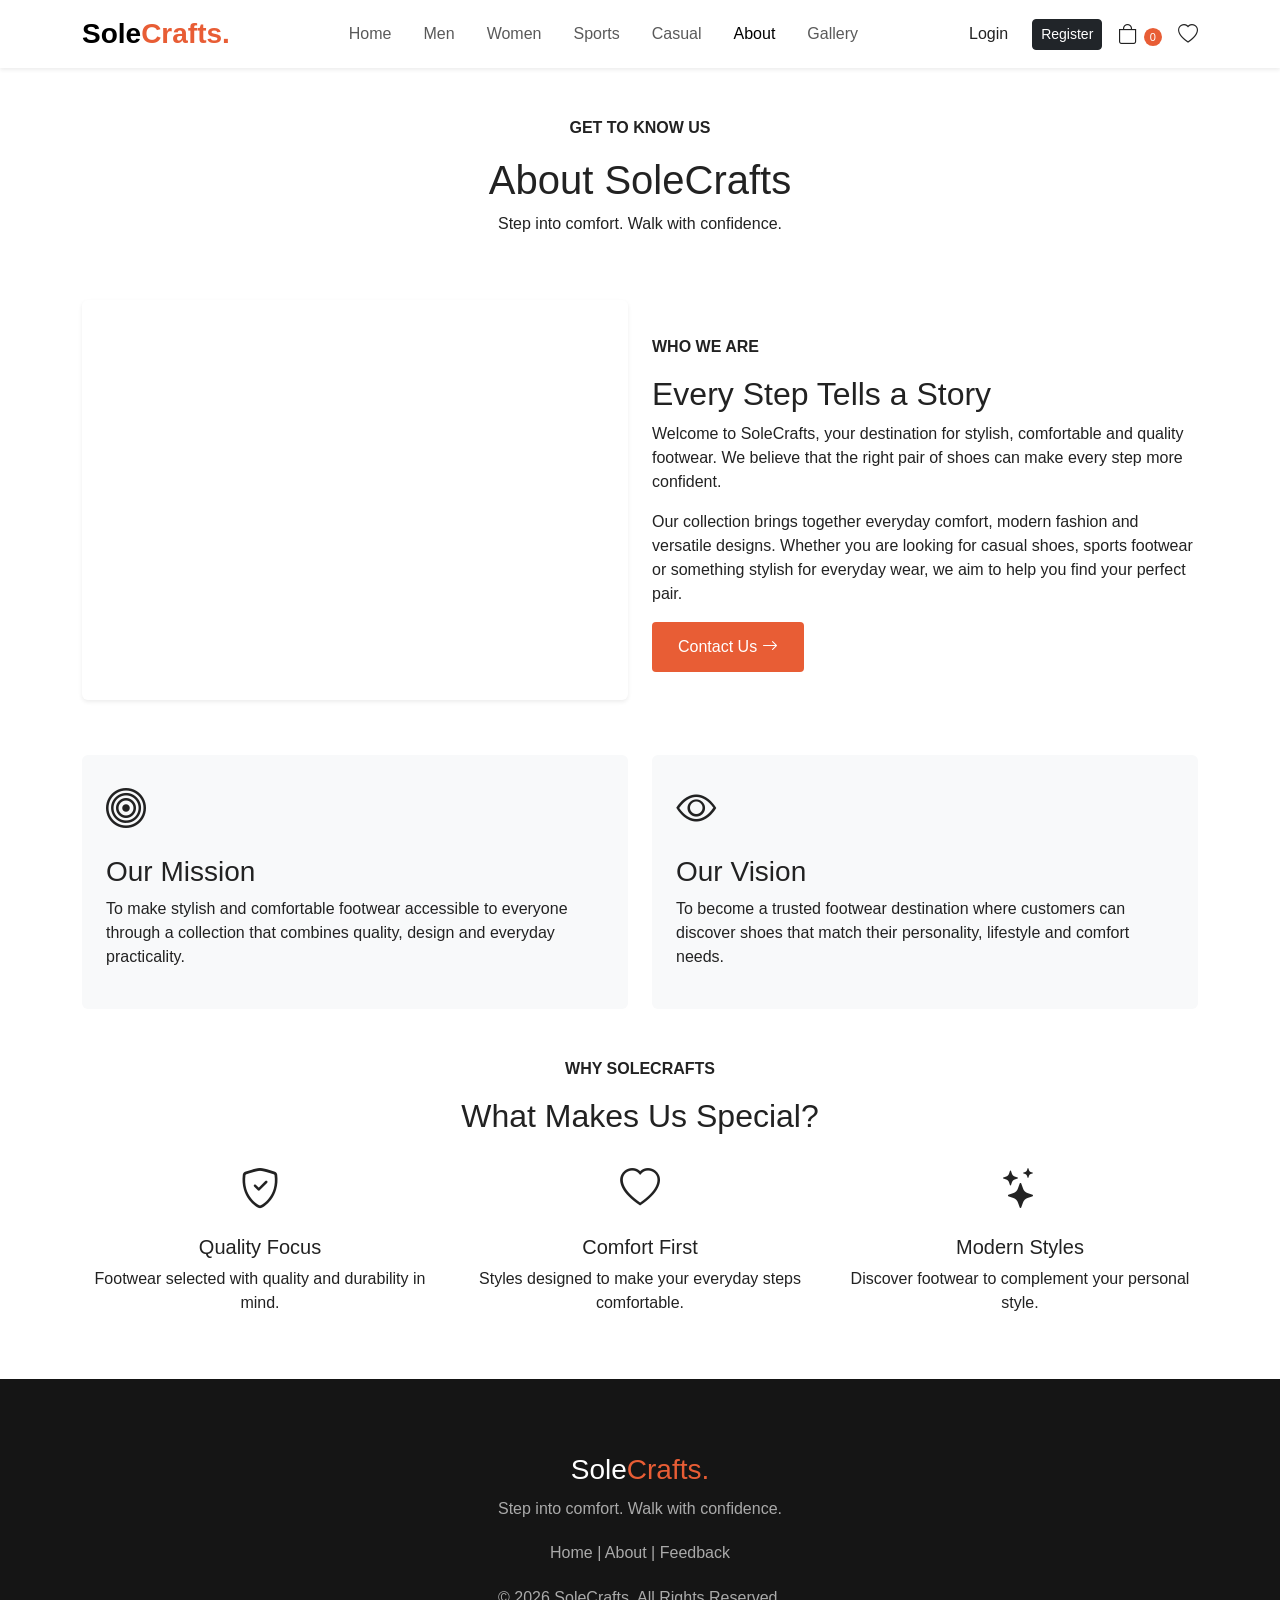
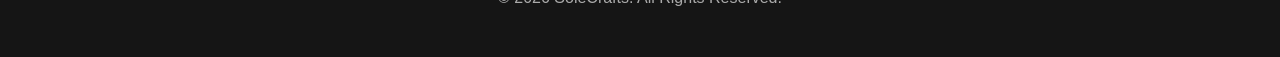
<file: about.html>
<!DOCTYPE html>
<html lang="en">
<head>
    <meta charset="UTF-8">
    <meta name="viewport" content="width=device-width, initial-scale=1.0">

    <title>About Us | SoleCrafts</title>

    <link href="https://cdn.jsdelivr.net/npm/bootstrap@5.3.3/dist/css/bootstrap.min.css" rel="stylesheet">
    <link rel="stylesheet" href="https://cdn.jsdelivr.net/npm/bootstrap-icons@1.11.3/font/bootstrap-icons.min.css">
    <link rel="stylesheet" href="css/style.css">
</head>

<body>

<!-- NAVBAR -->

<nav class="navbar navbar-expand-lg navbar-light bg-white sticky-top shadow-sm">
    <div class="container">

        <a class="navbar-brand fw-bold fs-3" href="index.html">
            Sole<span style="color:#e85d35">Crafts.</span>
        </a>

        <button class="navbar-toggler" type="button"
            data-bs-toggle="collapse" data-bs-target="#navMenu">
            <span class="navbar-toggler-icon"></span>
        </button>

        <div class="collapse navbar-collapse" id="navMenu">

            <ul class="navbar-nav mx-auto">
                <li class="nav-item">
                    <a class="nav-link" href="index.html">Home</a>
                </li>
                <li class="nav-item">
                    <a class="nav-link" href="categories/men.html">Men</a>
                </li>
                <li class="nav-item">
                    <a class="nav-link" href="categories/women.html">Women</a>
                </li>
                <li class="nav-item">
                    <a class="nav-link" href="categories/sports.html">Sports</a>
                </li>
                <li class="nav-item">
                    <a class="nav-link" href="categories/casual.html">Casual</a>
                </li>
                <li class="nav-item">
                    <a class="nav-link active" href="about.html">About</a>
                </li>
                <li class="nav-item">
                    <a class="nav-link" href="gallery.html">Gallery</a>
                </li>
                
            </ul>

            <div class="d-flex align-items-center gap-3">
                <a href="login.html" class="nav-link">Login</a>

                <a href="register.html" class="btn btn-dark btn-sm">
                    Register
                </a>

                <a href="cart.html" class="nav-icon">
                    <i class="bi bi-bag"></i>
                    <span id="cart-count">0</span>
                </a>

                <a href="wishlist.html" class="nav-icon">
                    <i class="bi bi-heart"></i>
                </a>
            </div>

        </div>
    </div>
</nav>

<!-- ABOUT HEADER -->

<section class="container py-5 text-center">
    <p class="text-uppercase fw-bold">Get to Know Us</p>
    <h1>About SoleCrafts</h1>
    <p>Step into comfort. Walk with confidence.</p>
</section>

<!-- ABOUT CONTENT -->

<section class="container pb-5">
    <div class="row align-items-center g-4">

 <div class="col-lg-6">
    <video class="img-fluid rounded shadow-sm about-video"
           autoplay muted loop playsinline>
        <source src="videos/shoes1.mp4" type="video/mp4">
    </video>
</div>
        <div class="col-lg-6">
            <p class="text-uppercase fw-bold">Who We Are</p>
            <h2>Every Step Tells a Story</h2>

            <p>
                Welcome to SoleCrafts, your destination for stylish,
                comfortable and quality footwear. We believe that the
                right pair of shoes can make every step more confident.
            </p>

            <p>
                Our collection brings together everyday comfort,
                modern fashion and versatile designs. Whether you are
                looking for casual shoes, sports footwear or something
                stylish for everyday wear, we aim to help you find
                your perfect pair.
            </p>

            <a href="contact.html" class="btn shop-btn">
    Contact Us
    <i class="bi bi-arrow-right"></i>
</a>
        </div>

    </div>
</section>

<!-- MISSION AND VISION -->

<section class="container pb-5">
    <div class="row g-4">

        <div class="col-md-6">
            <div class="p-4 h-100 bg-light rounded">
                <i class="bi bi-bullseye fs-1"></i>
                <h3 class="mt-3">Our Mission</h3>
                <p>
                    To make stylish and comfortable footwear accessible
                    to everyone through a collection that combines
                    quality, design and everyday practicality.
                </p>
            </div>
        </div>

        <div class="col-md-6">
            <div class="p-4 h-100 bg-light rounded">
                <i class="bi bi-eye fs-1"></i>
                <h3 class="mt-3">Our Vision</h3>
                <p>
                    To become a trusted footwear destination where
                    customers can discover shoes that match their
                    personality, lifestyle and comfort needs.
                </p>
            </div>
        </div>

    </div>
</section>

<!-- WHY CHOOSE US -->

<section class="container pb-5">
    <div class="text-center mb-4">
        <p class="text-uppercase fw-bold">Why SoleCrafts</p>
        <h2>What Makes Us Special?</h2>
    </div>

    <div class="row g-4 text-center">

        <div class="col-md-4">
            <i class="bi bi-shield-check fs-1"></i>
            <h5 class="mt-3">Quality Focus</h5>
            <p>Footwear selected with quality and durability in mind.</p>
        </div>

        <div class="col-md-4">
            <i class="bi bi-heart fs-1"></i>
            <h5 class="mt-3">Comfort First</h5>
            <p>Styles designed to make your everyday steps comfortable.</p>
        </div>

        <div class="col-md-4">
            <i class="bi bi-stars fs-1"></i>
            <h5 class="mt-3">Modern Styles</h5>
            <p>Discover footwear to complement your personal style.</p>
        </div>

    </div>
</section>

<!-- FOOTER -->

<footer>
    <div class="container text-center py-4">
        <h3>Sole<span>Crafts.</span></h3>
        <p>Step into comfort. Walk with confidence.</p>

        <p>
            <a href="index.html">Home</a> |
            <a href="about.html">About</a> |
            <a href="feedback.html">Feedback</a>
        </p>

        <p class="mb-0">© 2026 SoleCrafts. All Rights Reserved.</p>
    </div>
</footer>

<script src="https://cdn.jsdelivr.net/npm/bootstrap@5.3.3/dist/js/bootstrap.bundle.min.js"></script>

</body>
</html>
</file>
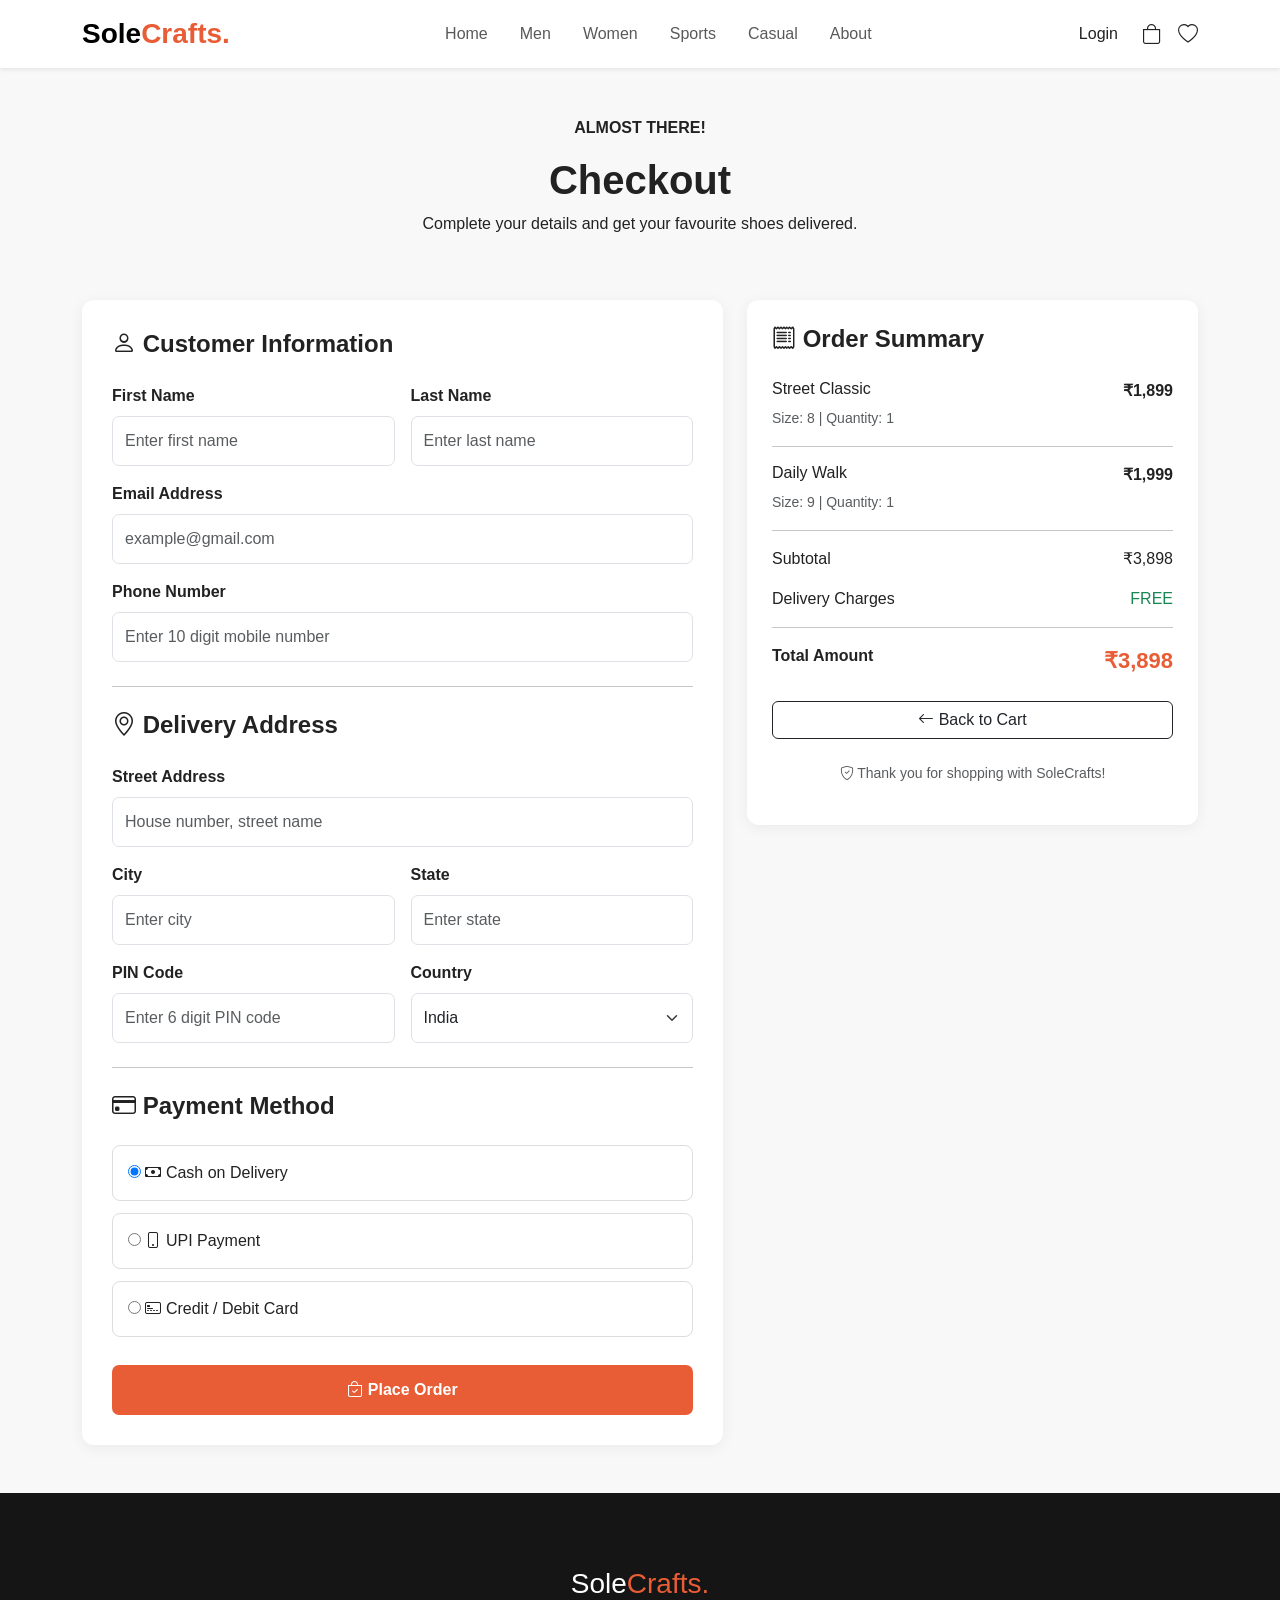
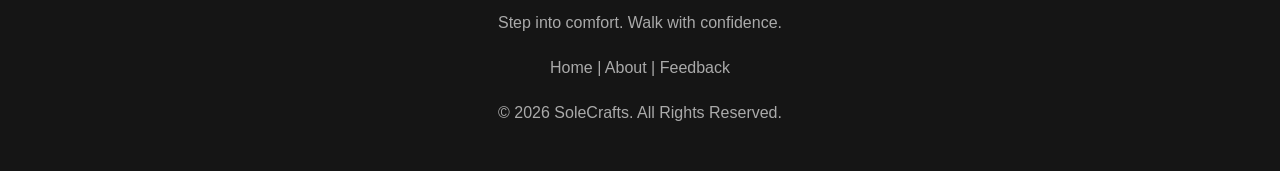
<file: checkout.html>
<!DOCTYPE html>
<html lang="en">
<head>
    <meta charset="UTF-8">
    <meta name="viewport" content="width=device-width, initial-scale=1.0">

    <title>Checkout | SoleCrafts</title>

    <link href="https://cdn.jsdelivr.net/npm/bootstrap@5.3.3/dist/css/bootstrap.min.css" rel="stylesheet">

    <link rel="stylesheet" href="https://cdn.jsdelivr.net/npm/bootstrap-icons@1.11.3/font/bootstrap-icons.min.css">

    <link rel="stylesheet" href="css/style.css">

    <style>
        body {
            background: #f8f8f8;
        }

        .checkout-title {
            font-weight: 700;
        }

        .checkout-box {
            background: white;
            padding: 30px;
            border-radius: 12px;
            box-shadow: 0 3px 15px rgba(0,0,0,0.06);
        }

        .checkout-box h4 {
            font-weight: 700;
            margin-bottom: 25px;
        }

        .form-control, .form-select {
            padding: 12px;
            border-radius: 7px;
        }

        .form-label {
            font-weight: 600;
        }

        .order-summary {
            background: white;
            padding: 25px;
            border-radius: 12px;
            box-shadow: 0 3px 15px rgba(0,0,0,0.06);
        }

        .order-summary h4 {
            font-weight: 700;
            margin-bottom: 25px;
        }

        .total-price {
            color: #e85d35;
            font-size: 22px;
            font-weight: 700;
        }

        .place-order {
            background: #e85d35;
            color: white;
            border: none;
            padding: 13px;
            font-weight: 600;
            border-radius: 7px;
            width: 100%;
        }

        .place-order:hover {
            background: #c94725;
            color: white;
        }

        .payment-option {
            border: 1px solid #ddd;
            padding: 15px;
            border-radius: 8px;
            margin-bottom: 12px;
        }

        .payment-option label {
            cursor: pointer;
            font-weight: 500;
        }
    </style>
</head>

<body>

<!-- NAVBAR -->

<nav class="navbar navbar-expand-lg navbar-light bg-white sticky-top shadow-sm">
    <div class="container">

        <a class="navbar-brand fw-bold fs-3" href="index.html">
            Sole<span style="color:#e85d35">Crafts.</span>
        </a>

        <button class="navbar-toggler" type="button"
            data-bs-toggle="collapse" data-bs-target="#navMenu">

            <span class="navbar-toggler-icon"></span>
        </button>

        <div class="collapse navbar-collapse" id="navMenu">

            <ul class="navbar-nav mx-auto">

                <li class="nav-item">
                    <a class="nav-link" href="index.html">Home</a>
                </li>

                <li class="nav-item">
                    <a class="nav-link" href="categories/men.html">Men</a>
                </li>

                <li class="nav-item">
                    <a class="nav-link" href="categories/women.html">Women</a>
                </li>

                <li class="nav-item">
                    <a class="nav-link" href="categories/sports.html">Sports</a>
                </li>

                <li class="nav-item">
                    <a class="nav-link" href="categories/casual.html">Casual</a>
                </li>

                <li class="nav-item">
                    <a class="nav-link" href="about.html">About</a>
                </li>

            </ul>

            <div class="d-flex align-items-center gap-3">

                <a href="login.html" class="nav-link">Login</a>

                <a href="cart.html" class="nav-icon">
                    <i class="bi bi-bag"></i>
                </a>

                <a href="wishlist.html" class="nav-icon">
                    <i class="bi bi-heart"></i>
                </a>

            </div>

        </div>
    </div>
</nav>


<!-- CHECKOUT HEADER -->

<section class="container py-5 text-center">

    <p class="text-uppercase fw-bold">Almost There!</p>

    <h1 class="checkout-title">Checkout</h1>

    <p>Complete your details and get your favourite shoes delivered.</p>

</section>


<!-- CHECKOUT CONTENT -->

<section class="container pb-5">

    <div class="row g-4">

        <!-- CUSTOMER DETAILS -->

        <div class="col-lg-7">

            <div class="checkout-box">

                <h4>
                    <i class="bi bi-person"></i>
                    Customer Information
                </h4>

                <form action="order-placed.html" method="get">

                    <div class="row g-3">

                        <div class="col-md-6">
                            <label class="form-label">First Name</label>
                            <input type="text" class="form-control"
                                placeholder="Enter first name" required>
                        </div>

                        <div class="col-md-6">
                            <label class="form-label">Last Name</label>
                            <input type="text" class="form-control"
                                placeholder="Enter last name" required>
                        </div>

                        <div class="col-12">
    <label class="form-label">Email Address</label>
    <input type="email"
           class="form-control"
           id="email"
           name="email"
           placeholder="example@gmail.com"
           pattern="[a-zA-Z0-9._%+-]+@gmail\.com"
           title="Please enter a valid Gmail address ending with @gmail.com"
           required>
</div>

                        <div class="col-12">
    <label class="form-label">Phone Number</label>
    <input type="tel"
           class="form-control"
           id="phone"
           name="phone"
           placeholder="Enter 10 digit mobile number"
           maxlength="10"
           pattern="[6-9][0-9]{9}"
           inputmode="numeric"
           title="Enter a valid 10 digit Indian mobile number starting with 6, 7, 8 or 9"
           oninput="this.value=this.value.replace(/[^0-9]/g,'').slice(0,10)"
           required>
</div>

                    </div>


                    <hr class="my-4">


                    <!-- DELIVERY ADDRESS -->

                    <h4>
                        <i class="bi bi-geo-alt"></i>
                        Delivery Address
                    </h4>

                    <div class="row g-3">

                        <div class="col-12">
                            <label class="form-label">Street Address</label>
                            <input type="text" class="form-control"
                                placeholder="House number, street name" required>
                        </div>

                        <div class="col-md-6">
                            <label class="form-label">City</label>
                            <input type="text" class="form-control"
                                placeholder="Enter city" required>
                        </div>

                        <div class="col-md-6">
                            <label class="form-label">State</label>
                            <input type="text" class="form-control"
                                placeholder="Enter state" required>
                        </div>

                        <div class="col-md-6">
    <label class="form-label">PIN Code</label>
    <input type="text"
           class="form-control"
           id="pincode"
           name="pincode"
           placeholder="Enter 6 digit PIN code"
           maxlength="6"
           pattern="[0-9]{6}"
           inputmode="numeric"
           title="PIN Code must contain exactly 6 digits"
           oninput="this.value=this.value.replace(/[^0-9]/g,'').slice(0,6)"
           required>
</div>

                        <div class="col-md-6">
                            <label class="form-label">Country</label>
                            <select class="form-select" required>
                                <option value="">Select Country</option>
                                <option selected>India</option>
                                <option>Other</option>
                            </select>
                        </div>

                    </div>


                    <hr class="my-4">


                    <!-- PAYMENT METHOD -->

                    <h4>
                        <i class="bi bi-credit-card"></i>
                        Payment Method
                    </h4>

                    <div class="payment-option">
                        <input type="radio" name="payment"
                            id="cod" value="cod" checked>
                        <label for="cod">
                            <i class="bi bi-cash"></i>
                            Cash on Delivery
                        </label>
                    </div>

                    <div class="payment-option">
                        <input type="radio" name="payment"
                            id="upi" value="upi">
                        <label for="upi">
                            <i class="bi bi-phone"></i>
                            UPI Payment
                        </label>
                    </div>

                    <div class="payment-option">
                        <input type="radio" name="payment"
                            id="card" value="card">
                        <label for="card">
                            <i class="bi bi-credit-card-2-front"></i>
                            Credit / Debit Card
                        </label>
                    </div>


                    <button type="submit" class="place-order mt-3">
                        <i class="bi bi-bag-check"></i>
                        Place Order
                    </button>

                </form>

            </div>

        </div>


        <!-- ORDER SUMMARY -->


<!-- ORDER SUMMARY -->

<div class="col-lg-5">

    <div class="order-summary">

        <h4>
            <i class="bi bi-receipt"></i>
            Order Summary
        </h4>

        <!-- PRODUCT 1 -->

        <div class="d-flex justify-content-between mb-3">
            <div>
                <h6>Street Classic</h6>
                <small class="text-muted">Size: 8 | Quantity: 1</small>
            </div>

            <strong>₹1,899</strong>
        </div>

        <hr>

        <!-- PRODUCT 2 -->

        <div class="d-flex justify-content-between mb-3">
            <div>
                <h6>Daily Walk</h6>
                <small class="text-muted">Size: 9 | Quantity: 1</small>
            </div>

            <strong>₹1,999</strong>
        </div>

        <hr>

        <!-- PRICE DETAILS -->

        <div class="d-flex justify-content-between mb-3">
            <span>Subtotal</span>
            <span>₹3,898</span>
        </div>

        <div class="d-flex justify-content-between mb-3">
            <span>Delivery Charges</span>
            <span class="text-success">FREE</span>
        </div>

        <hr>

        <div class="d-flex justify-content-between mb-4">
            <strong>Total Amount</strong>
            <span class="total-price">₹3,898</span>
        </div>

        <a href="cart.html" class="btn btn-outline-dark w-100">
            <i class="bi bi-arrow-left"></i>
            Back to Cart
        </a>

        <p class="text-muted small text-center mt-4">
            <i class="bi bi-shield-check"></i>
            Thank you for shopping with SoleCrafts!
        </p>

    </div>

</div>

    </div>

</section>


<!-- FOOTER -->

<footer>
    <div class="container text-center py-4">

        <h3>Sole<span>Crafts.</span></h3>

        <p>Step into comfort. Walk with confidence.</p>

        <p>
            <a href="index.html">Home</a> |
            <a href="about.html">About</a> |
            <a href="feedback.html">Feedback</a>
        </p>

        <p class="mb-0">
            © 2026 SoleCrafts. All Rights Reserved.
        </p>

    </div>
</footer>


<script src="https://cdn.jsdelivr.net/npm/bootstrap@5.3.3/dist/js/bootstrap.bundle.min.js"></script>

</body>
</html>
</file>
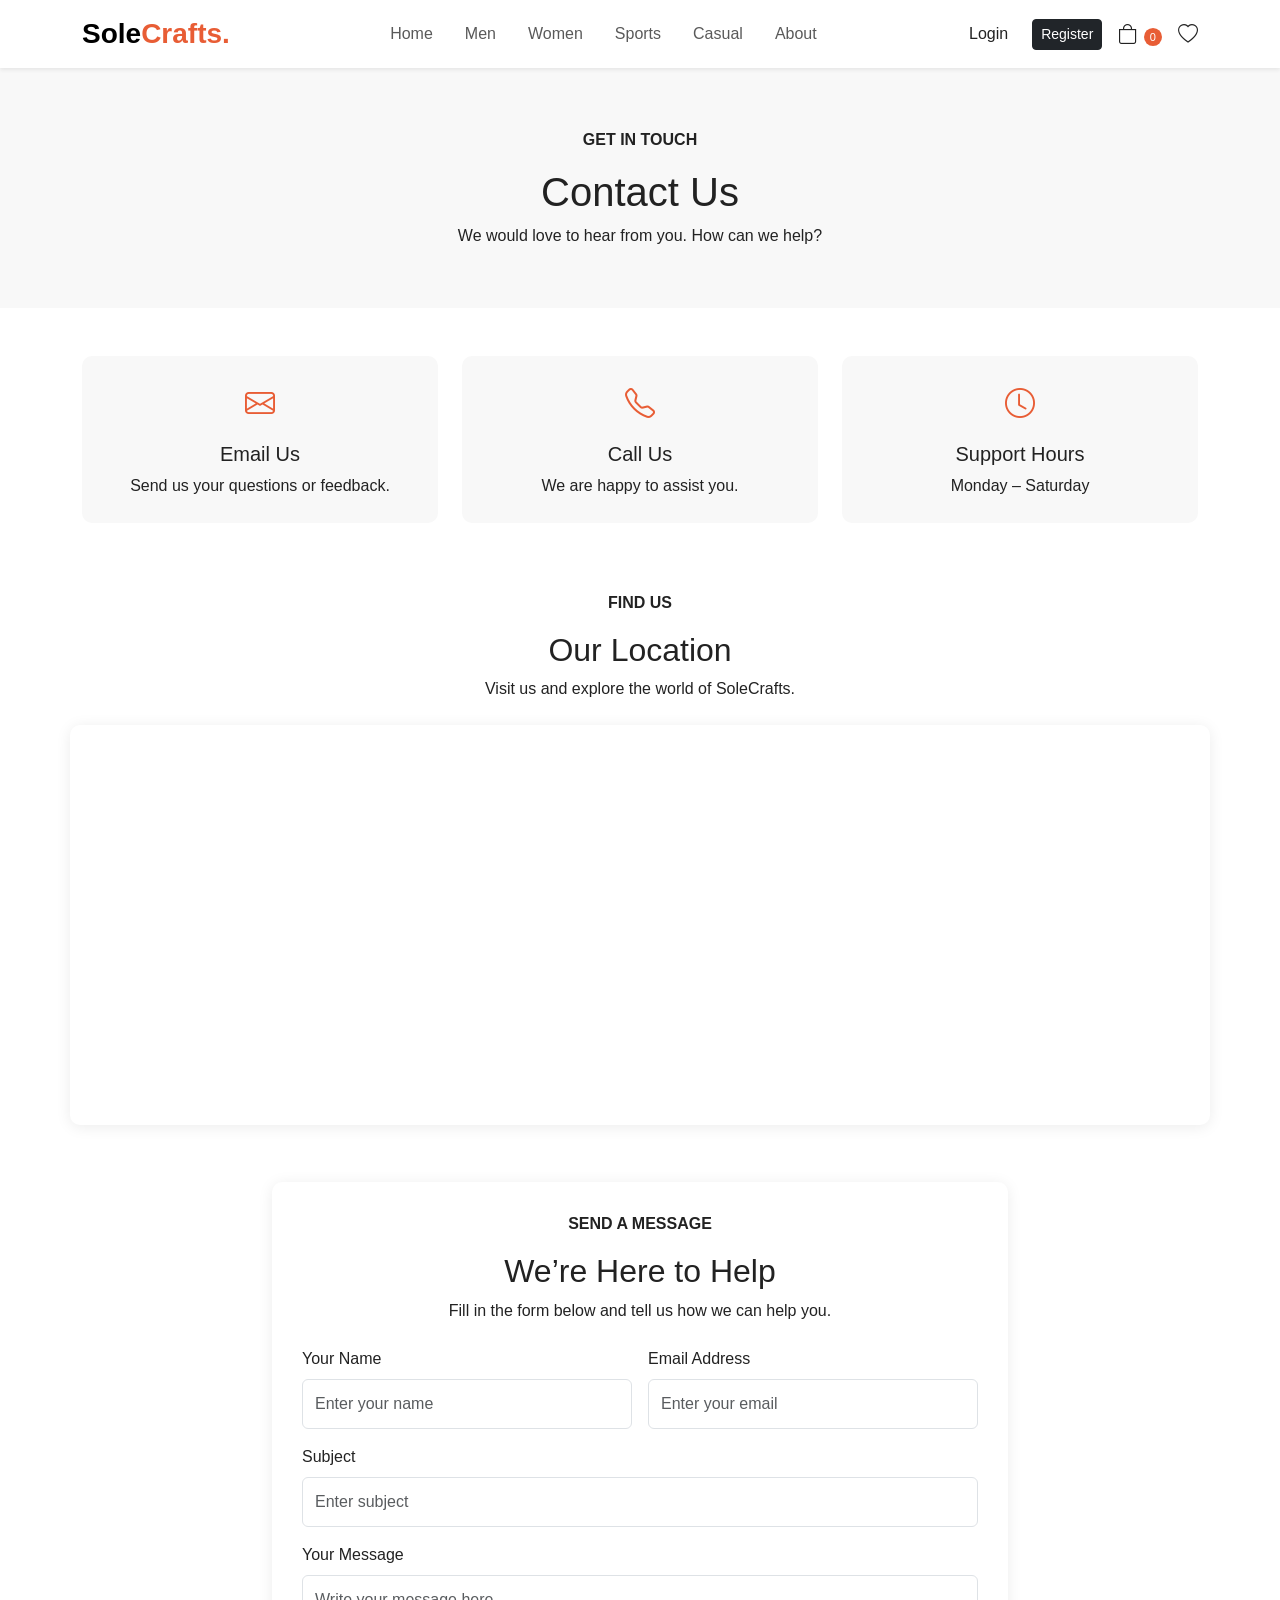
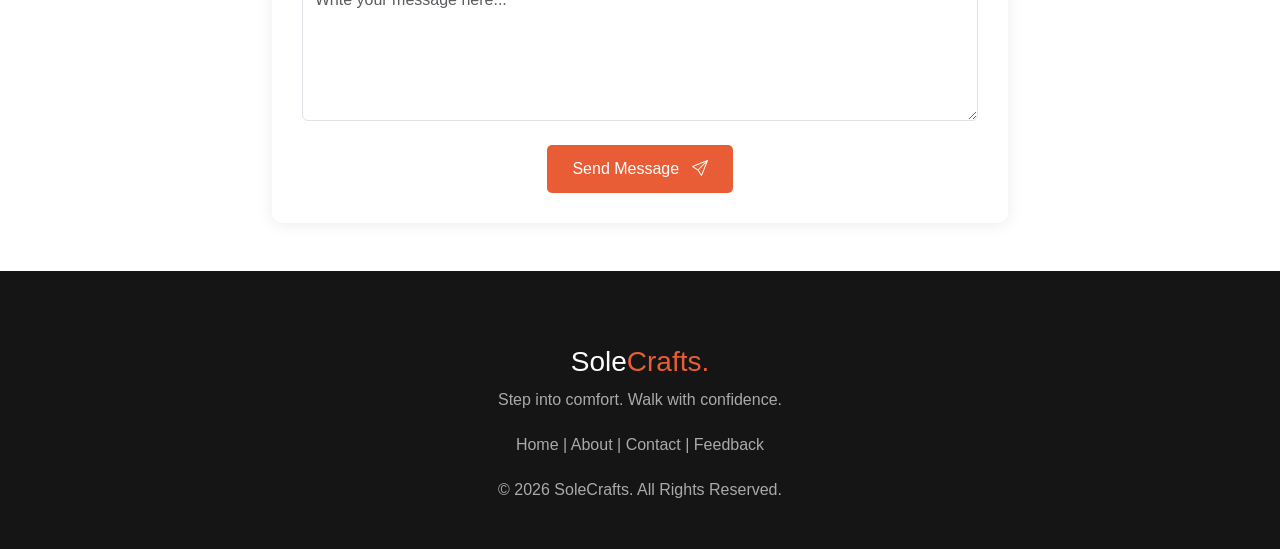
<file: contact.html>
<!DOCTYPE html>
<html lang="en">
<head>
    <meta charset="UTF-8">
    <meta name="viewport" content="width=device-width, initial-scale=1.0">

    <title>Contact Us | SoleCrafts</title>

    <link href="https://cdn.jsdelivr.net/npm/bootstrap@5.3.3/dist/css/bootstrap.min.css" rel="stylesheet">
    <link rel="stylesheet" href="https://cdn.jsdelivr.net/npm/bootstrap-icons@1.11.3/font/bootstrap-icons.min.css">
    <link rel="stylesheet" href="css/style.css">

    <style>
        .contact-header {
            background: #f8f8f8;
            padding: 60px 0;
        }

        .contact-card {
            background: #f8f8f8;
            padding: 25px;
            border-radius: 10px;
            height: 100%;
        }

        .contact-card i {
            font-size: 30px;
            color: #e85d35;
        }

        .contact-form {
            padding: 30px;
            border-radius: 10px;
            box-shadow: 0 2px 15px rgba(0,0,0,0.08);
            background: white;
        }

        .contact-form .form-control {
            padding: 12px;
        }

        .send-btn {
            background: #e85d35;
            color: white;
            border: none;
            padding: 12px 25px;
            border-radius: 5px;
        }

        .send-btn:hover {
            background: #c94b29;
            color: white;
        }
        /* GOOGLE MAP */

.map-section {
    padding: 20px 0 50px;
}

.map-section iframe {
    width: 100%;
    height: 400px;
    border: 0;
    border-radius: 10px;
    box-shadow: 0 2px 15px rgba(0,0,0,0.08);
}
    </style>
</head>

<body>

<!-- NAVBAR -->

<nav class="navbar navbar-expand-lg navbar-light bg-white sticky-top shadow-sm">
    <div class="container">

        <a class="navbar-brand fw-bold fs-3" href="index.html">
            Sole<span style="color:#e85d35">Crafts.</span>
        </a>

        <button class="navbar-toggler" type="button"
            data-bs-toggle="collapse" data-bs-target="#navMenu">
            <span class="navbar-toggler-icon"></span>
        </button>

        <div class="collapse navbar-collapse" id="navMenu">

            <ul class="navbar-nav mx-auto">
                <li class="nav-item">
                    <a class="nav-link" href="index.html">Home</a>
                </li>
                <li class="nav-item">
                    <a class="nav-link" href="categories/men.html">Men</a>
                </li>
                <li class="nav-item">
                    <a class="nav-link" href="categories/women.html">Women</a>
                </li>
                <li class="nav-item">
                    <a class="nav-link" href="categories/sports.html">Sports</a>
                </li>
                <li class="nav-item">
                    <a class="nav-link" href="categories/casual.html">Casual</a>
                </li>
                <li class="nav-item">
                    <a class="nav-link" href="about.html">About</a>
                </li>
                
            </ul>

            <div class="d-flex align-items-center gap-3">
                <a href="login.html" class="nav-link">Login</a>

                <a href="register.html" class="btn btn-dark btn-sm">
                    Register
                </a>

                <a href="cart.html" class="nav-icon">
                    <i class="bi bi-bag"></i>
                    <span id="cart-count">0</span>
                </a>

                <a href="wishlist.html" class="nav-icon">
                    <i class="bi bi-heart"></i>
                </a>
            </div>

        </div>
    </div>
</nav>

<!-- CONTACT HEADER -->

<section class="contact-header text-center">
    <div class="container">
        <p class="text-uppercase fw-bold">Get in Touch</p>
        <h1>Contact Us</h1>
        <p class="mb-0">We would love to hear from you. How can we help?</p>
    </div>
</section>

<!-- CONTACT INFORMATION -->

<section class="container py-5">
    <div class="row g-4 text-center">

        <div class="col-md-4">
            <div class="contact-card">
                <i class="bi bi-envelope"></i>
                <h5 class="mt-3">Email Us</h5>
                <p class="mb-0">Send us your questions or feedback.</p>
            </div>
        </div>

        <div class="col-md-4">
            <div class="contact-card">
                <i class="bi bi-telephone"></i>
                <h5 class="mt-3">Call Us</h5>
                <p class="mb-0">We are happy to assist you.</p>
            </div>
        </div>

        <div class="col-md-4">
            <div class="contact-card">
                <i class="bi bi-clock"></i>
                <h5 class="mt-3">Support Hours</h5>
                <p class="mb-0">Monday – Saturday</p>
            </div>
        </div>

    </div>
</section>
<!-- GOOGLE MAP SECTION -->

<section class="container map-section">

    <div class="text-center mb-4">
        <p class="text-uppercase fw-bold">Find Us</p>
        <h2>Our Location</h2>
        <p>Visit us and explore the world of SoleCrafts.</p>
    </div>

    <iframe
        src="https://www.google.com/maps?q=Thodupuzha,Kerala,India&output=embed"
        allowfullscreen=""
        loading="lazy"
        referrerpolicy="no-referrer-when-downgrade">
    </iframe>

</section>
<!-- CONTACT FORM -->

<section class="container pb-5">
    <div class="row justify-content-center">
        <div class="col-lg-8">

            <div class="contact-form">
                <div class="text-center mb-4">
                    <p class="text-uppercase fw-bold">Send a Message</p>
                    <h2>We’re Here to Help</h2>
                    <p>Fill in the form below and tell us how we can help you.</p>
                </div>

                <form action="mailto:YOUR_EMAIL_HERE" method="post"
                    enctype="text/plain">

                    <div class="row g-3">

                        <div class="col-md-6">
                            <label class="form-label">Your Name</label>
                            <input type="text" class="form-control"
                                name="Name" placeholder="Enter your name" required>
                        </div>

                        <div class="col-md-6">
                            <label class="form-label">Email Address</label>
                            <input type="email" class="form-control"
                                name="Email" placeholder="Enter your email" required>
                        </div>

                        <div class="col-12">
                            <label class="form-label">Subject</label>
                            <input type="text" class="form-control"
                                name="Subject" placeholder="Enter subject" required>
                        </div>

                        <div class="col-12">
                            <label class="form-label">Your Message</label>
                            <textarea class="form-control" name="Message"
                                rows="5" placeholder="Write your message here..."
                                required></textarea>
                        </div>

                        <div class="col-12 text-center mt-4">
                            <button type="submit" class="send-btn">
                                Send Message
                                <i class="bi bi-send ms-2"></i>
                            </button>
                        </div>

                    </div>
                </form>
            </div>

        </div>
    </div>
</section>

<!-- FOOTER -->

<footer>
    <div class="container text-center py-4">
        <h3>Sole<span>Crafts.</span></h3>
        <p>Step into comfort. Walk with confidence.</p>

        <p>
            <a href="index.html">Home</a> |
            <a href="about.html">About</a> |
            <a href="contact.html">Contact</a> |
            <a href="feedback.html">Feedback</a>
        </p>

        <p class="mb-0">© 2026 SoleCrafts. All Rights Reserved.</p>
    </div>
</footer>
<script>
    document.querySelector("form").addEventListener("submit", function(event) {
        event.preventDefault();

        alert("Your message has been sent successfully!");

        window.location.href = "about.html";
    });
</script>
<script src="https://cdn.jsdelivr.net/npm/bootstrap@5.3.3/dist/js/bootstrap.bundle.min.js"></script>

</body>
</html>
</file>
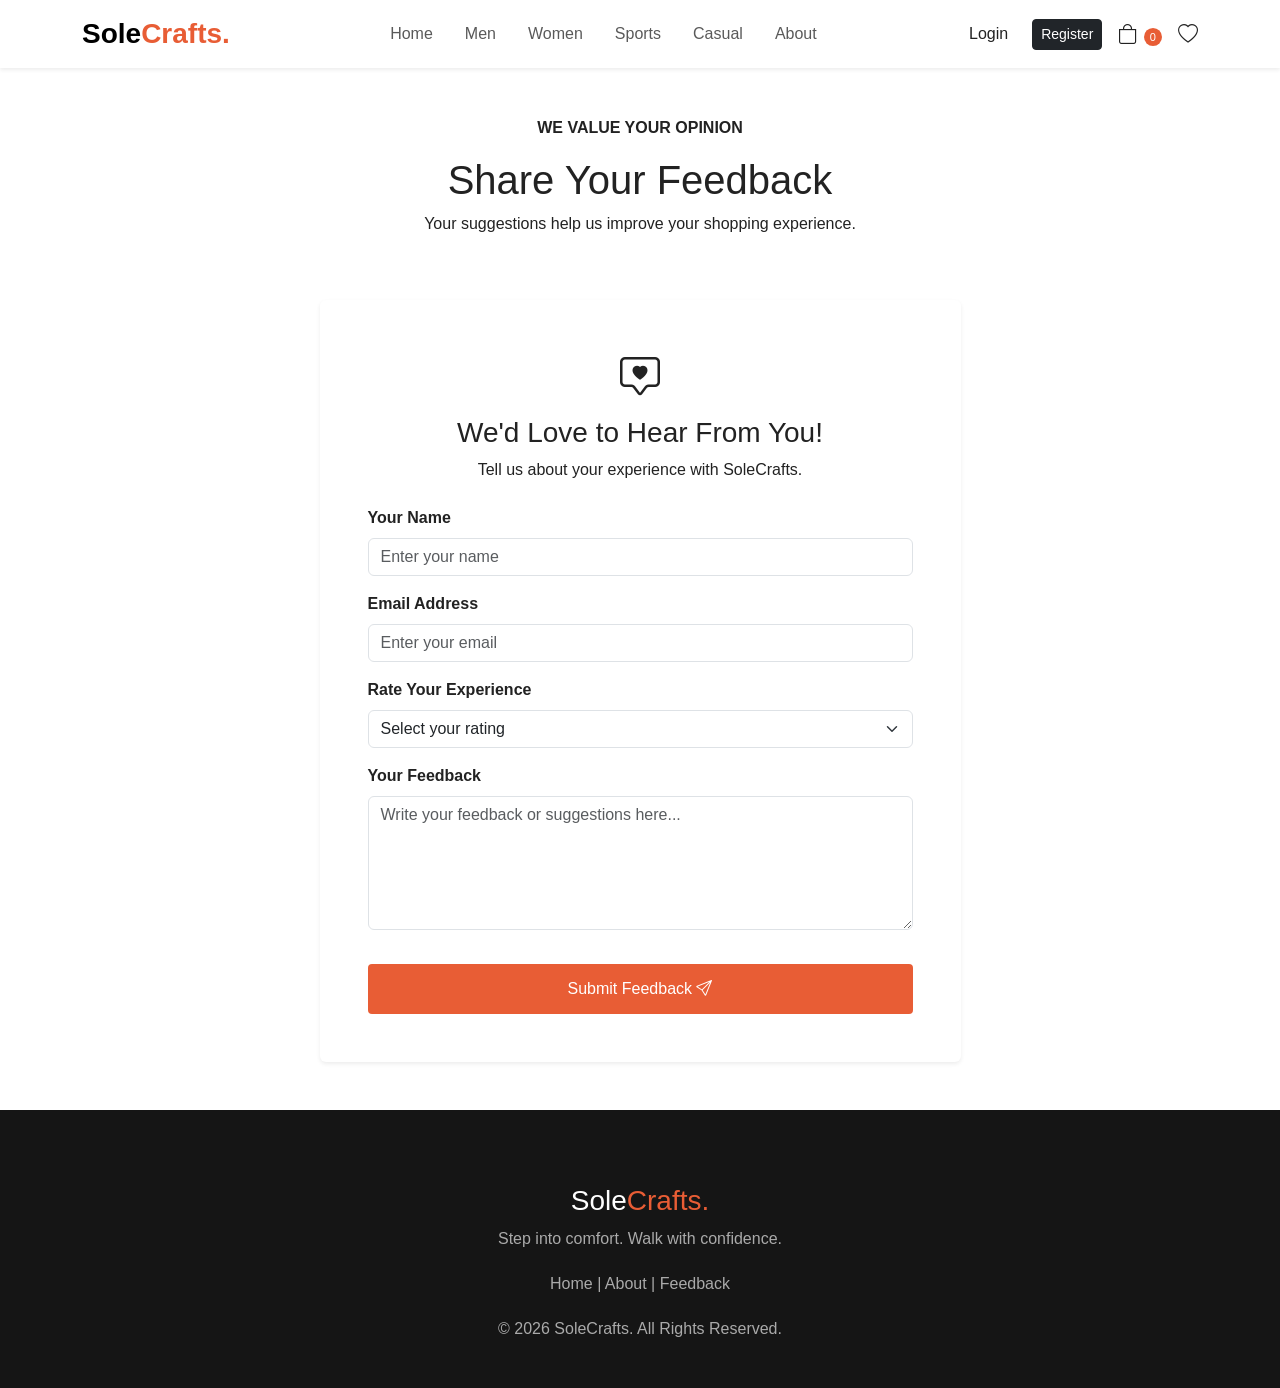
<file: feedback.html>
<!DOCTYPE html>
<html lang="en">
<head>
    <meta charset="UTF-8">
    <meta name="viewport" content="width=device-width, initial-scale=1.0">

    <title>Feedback | SoleCrafts</title>

    <link href="https://cdn.jsdelivr.net/npm/bootstrap@5.3.3/dist/css/bootstrap.min.css" rel="stylesheet">
    <link rel="stylesheet" href="https://cdn.jsdelivr.net/npm/bootstrap-icons@1.11.3/font/bootstrap-icons.min.css">
    <link rel="stylesheet" href="css/style.css">
</head>

<body>

<!-- NAVBAR -->

<nav class="navbar navbar-expand-lg navbar-light bg-white sticky-top shadow-sm">
    <div class="container">

        <a class="navbar-brand fw-bold fs-3" href="index.html">
            Sole<span style="color:#e85d35">Crafts.</span>
        </a>

        <button class="navbar-toggler" type="button"
            data-bs-toggle="collapse" data-bs-target="#navMenu">
            <span class="navbar-toggler-icon"></span>
        </button>

        <div class="collapse navbar-collapse" id="navMenu">

            <ul class="navbar-nav mx-auto">
                <li class="nav-item">
                    <a class="nav-link" href="index.html">Home</a>
                </li>
                <li class="nav-item">
                    <a class="nav-link" href="categories/men.html">Men</a>
                </li>
                <li class="nav-item">
                    <a class="nav-link" href="categories/women.html">Women</a>
                </li>
                <li class="nav-item">
                    <a class="nav-link" href="categories/sports.html">Sports</a>
                </li>
                <li class="nav-item">
                    <a class="nav-link" href="categories/casual.html">Casual</a>
                </li>
                <li class="nav-item">
                    <a class="nav-link" href="about.html">About</a>
                </li>
                
            </ul>

            <div class="d-flex align-items-center gap-3">
                <a href="login.html" class="nav-link">Login</a>

                <a href="register.html" class="btn btn-dark btn-sm">
                    Register
                </a>

                <a href="cart.html" class="nav-icon">
                    <i class="bi bi-bag"></i>
                    <span id="cart-count">0</span>
                </a>

                <a href="wishlist.html" class="nav-icon">
                    <i class="bi bi-heart"></i>
                </a>
            </div>

        </div>
    </div>
</nav>

<!-- FEEDBACK HEADER -->

<section class="container py-5 text-center">
    <p class="text-uppercase fw-bold">We Value Your Opinion</p>
    <h1>Share Your Feedback</h1>
    <p>Your suggestions help us improve your shopping experience.</p>
</section>

<!-- FEEDBACK FORM -->

<section class="container pb-5">

    <div class="row justify-content-center">

        <div class="col-lg-7 col-md-9">

            <div class="bg-white p-4 p-md-5 rounded shadow-sm">

                <div class="text-center mb-4">
                    <i class="bi bi-chat-square-heart fs-1"></i>
                    <h3 class="mt-2">We'd Love to Hear From You!</h3>
                    <p>Tell us about your experience with SoleCrafts.</p>
                </div>

                <form action="#" method="post">

                    <div class="mb-3">
                        <label for="name" class="form-label fw-bold">
                            Your Name
                        </label>
                        <input type="text" class="form-control"
                               id="name" name="name"
                               placeholder="Enter your name" required>
                    </div>

                    <div class="mb-3">
                        <label for="email" class="form-label fw-bold">
                            Email Address
                        </label>
                        <input type="email" class="form-control"
                               id="email" name="email"
                               placeholder="Enter your email" required>
                    </div>

                    <div class="mb-3">
                        <label for="rating" class="form-label fw-bold">
                            Rate Your Experience
                        </label>

                        <select class="form-select" id="rating"
                                name="rating" required>
                            <option value="">Select your rating</option>
                            <option value="5">★★★★★ - Excellent</option>
                            <option value="4">★★★★ - Very Good</option>
                            <option value="3">★★★ - Good</option>
                            <option value="2">★★ - Fair</option>
                            <option value="1">★ - Poor</option>
                        </select>
                    </div>

                    <div class="mb-4">
                        <label for="message" class="form-label fw-bold">
                            Your Feedback
                        </label>

                        <textarea class="form-control"
                                  id="message" name="message"
                                  rows="5"
                                  placeholder="Write your feedback or suggestions here..."
                                  required></textarea>
                    </div>

                    <button type="submit" class="btn add-btn w-100">
                        Submit Feedback
                        <i class="bi bi-send"></i>
                    </button>

                </form>

            </div>

        </div>

    </div>

</section>

<!-- FOOTER -->

<footer>
    <div class="container text-center py-4">
        <h3>Sole<span>Crafts.</span></h3>
        <p>Step into comfort. Walk with confidence.</p>

        <p>
            <a href="index.html">Home</a> |
            <a href="about.html">About</a> |
            <a href="feedback.html">Feedback</a>
        </p>

        <p class="mb-0">© 2026 SoleCrafts. All Rights Reserved.</p>
    </div>
</footer>

<script src="https://cdn.jsdelivr.net/npm/bootstrap@5.3.3/dist/js/bootstrap.bundle.min.js"></script>

</body>
</html>
</file>
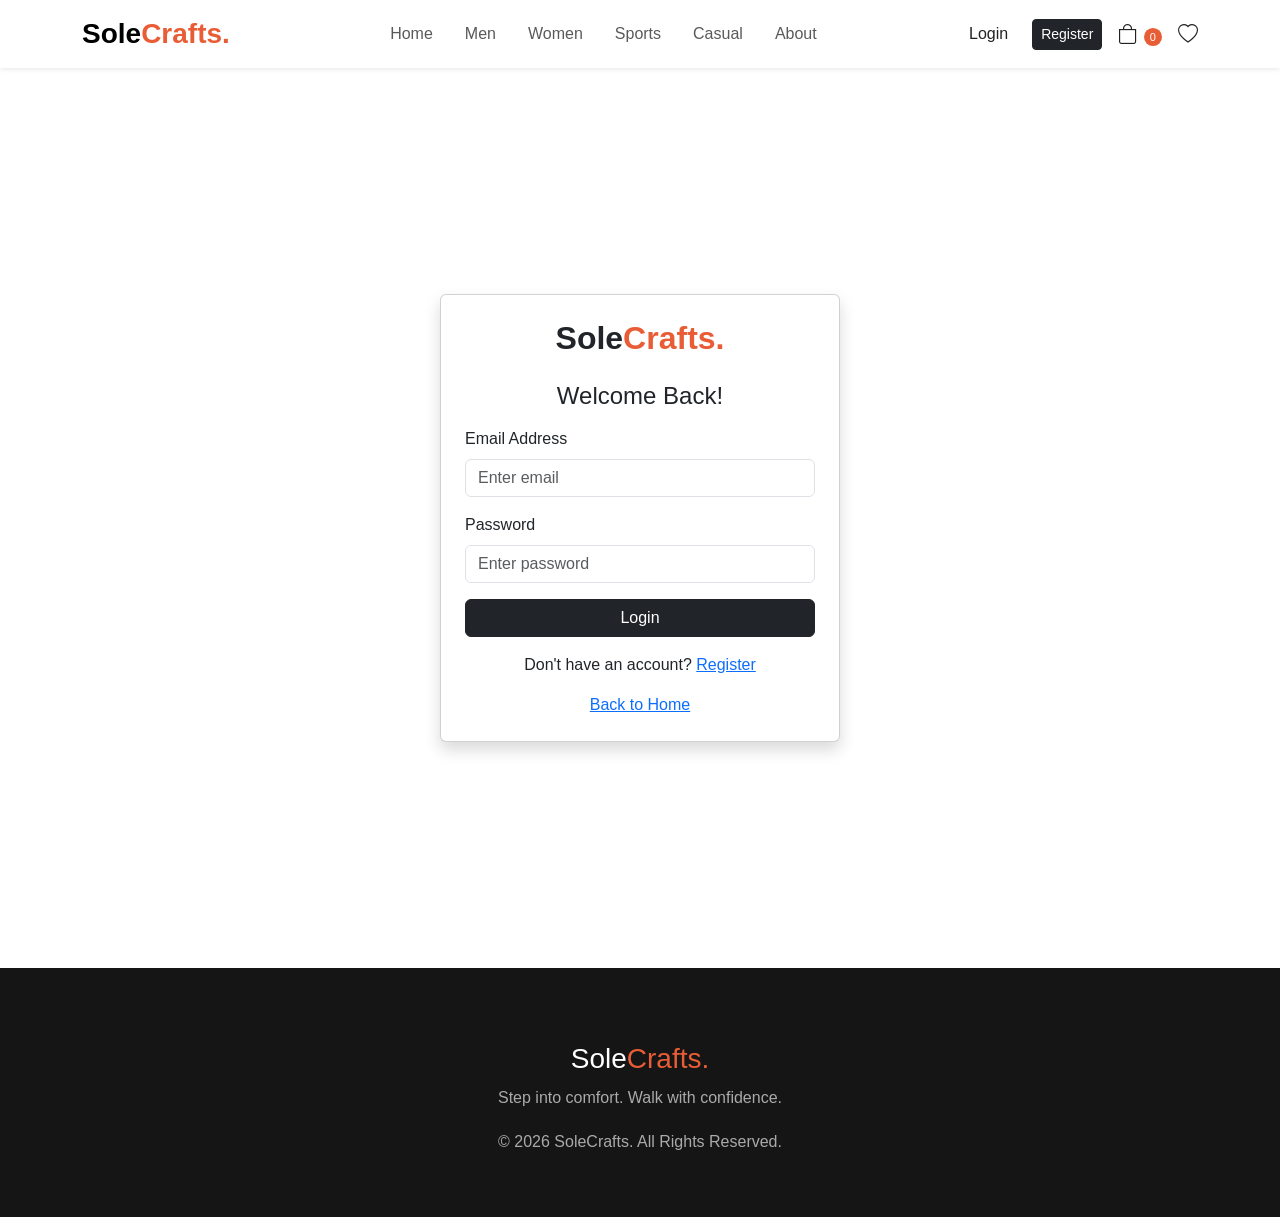
<file: login.html>
<!DOCTYPE html>
<html lang="en">
<head>
    <meta charset="UTF-8">
    <meta name="viewport" content="width=device-width, initial-scale=1">

    <title>Login | SoleCrafts</title>

    <link href="https://cdn.jsdelivr.net/npm/bootstrap@5.3.3/dist/css/bootstrap.min.css" rel="stylesheet">
    <link rel="stylesheet" href="https://cdn.jsdelivr.net/npm/bootstrap-icons@1.11.3/font/bootstrap-icons.min.css">

    <link rel="stylesheet" href="css/style.css">
</head>

<body>


<!-- NAVBAR --><nav class="navbar navbar-expand-lg navbar-light bg-white sticky-top shadow-sm">
    <div class="container">

        <a class="navbar-brand fw-bold fs-3" href="index.html">
            Sole<span style="color:#e85d35">Crafts.</span>
        </a>

        <button class="navbar-toggler" type="button"
            data-bs-toggle="collapse" data-bs-target="#navMenu">
            <span class="navbar-toggler-icon"></span>
        </button>

        <div class="collapse navbar-collapse" id="navMenu">

            <ul class="navbar-nav mx-auto">
                <li class="nav-item">
                    <a class="nav-link" href="index.html">Home</a>
                </li>

                <li class="nav-item">
                    <a class="nav-link" href="categories/men.html">Men</a>
                </li>

                <li class="nav-item">
                    <a class="nav-link" href="categories/women.html">Women</a>
                </li>

                <li class="nav-item">
                    <a class="nav-link" href="categories/sports.html">Sports</a>
                </li>

                <li class="nav-item">
                    <a class="nav-link" href="categories/casual.html">Casual</a>
                </li>
                    <a class="nav-link" href="about.html">About</a>
            </ul>

            <div class="d-flex align-items-center gap-3">

                <a href="login.html" class="nav-link">Login</a>

                <a href="register.html" class="btn btn-dark btn-sm">
                    Register
                </a>
                <a href="cart.html" class="nav-icon">
                    <i class="bi bi-bag"></i>
                    <span id="cart-count">0</span>
                </a>
                
                <a href="wishlist.html" class="nav-icon active">
                    <i class="bi bi-heart"></i>
                </a>

                

            </div>
        </div>
    </div>
</nav>

<div class="container min-vh-100 d-flex justify-content-center align-items-center">

    <div class="card shadow p-4" style="max-width:400px;width:100%">

        <h2 class="text-center fw-bold">
            Sole<span style="color:#e85d35">Crafts.</span>
        </h2>

        <h4 class="text-center my-3">Welcome Back!</h4>

        <form action="#" method="post">

            <label class="form-label">Email Address</label>
            <input type="email" class="form-control mb-3"
                   placeholder="Enter email" required>

            <label class="form-label">Password</label>
            <input type="password" class="form-control mb-3"
                   placeholder="Enter password" required>

            <button type="submit" class="btn btn-dark w-100">
                Login
            </button>

        </form>

        <p class="text-center mt-3">
            Don't have an account?
            <a href="register.html">Register</a>
        </p>

        <a href="index.html" class="text-center">Back to Home</a>

    </div>

</div>
<!-- FOOTER -->
<footer>
    <div class="container text-center py-4">
        <h3>Sole<span>Crafts.</span></h3>
        <p>Step into comfort. Walk with confidence.</p>
        <p>© 2026 SoleCrafts. All Rights Reserved.</p>
    </div>
</footer>

</body>
</html>
</file>
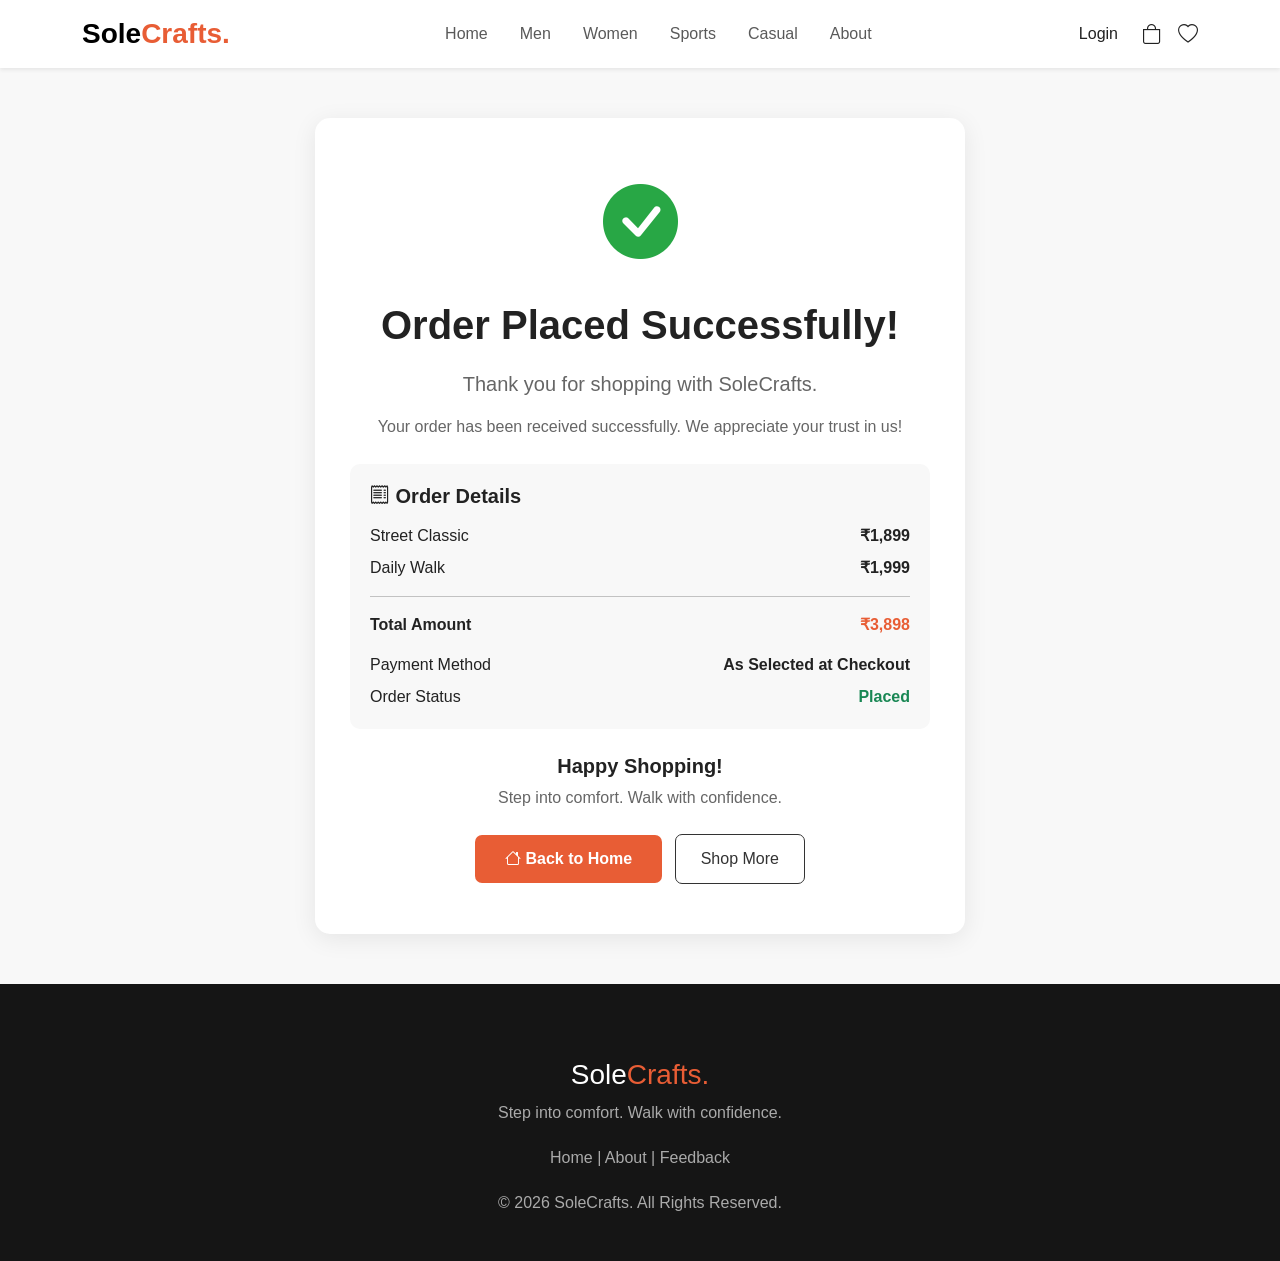
<file: order-placed.html>
<!DOCTYPE html>
<html lang="en">
<head>
    <meta charset="UTF-8">
    <meta name="viewport" content="width=device-width, initial-scale=1.0">

    <title>Order Placed | SoleCrafts</title>

    <link href="https://cdn.jsdelivr.net/npm/bootstrap@5.3.3/dist/css/bootstrap.min.css" rel="stylesheet">

    <link rel="stylesheet" href="https://cdn.jsdelivr.net/npm/bootstrap-icons@1.11.3/font/bootstrap-icons.min.css">

    <link rel="stylesheet" href="css/style.css">

    <style>
        body {
            background: #f8f8f8;
        }

        .success-section {
            min-height: 70vh;
            display: flex;
            align-items: center;
            justify-content: center;
            padding: 50px 15px;
        }

        .success-box {
            background: white;
            padding: 50px 35px;
            border-radius: 15px;
            box-shadow: 0 5px 25px rgba(0,0,0,0.08);
            max-width: 650px;
            width: 100%;
        }

        .success-icon {
            font-size: 75px;
            color: #28a745;
        }

        .success-box h1 {
            font-weight: 700;
            margin: 20px 0;
        }

        .success-box p {
            color: #666;
        }

        .order-details {
            background: #f8f8f8;
            padding: 20px;
            border-radius: 10px;
            margin: 25px 0;
            text-align: left;
        }

        .home-btn {
            background: #e85d35;
            color: white;
            padding: 12px 30px;
            border-radius: 7px;
            text-decoration: none;
            display: inline-block;
            font-weight: 600;
        }

        .home-btn:hover {
            background: #c94725;
            color: white;
        }

        .cart-btn {
            display: inline-block;
            padding: 12px 25px;
            border: 1px solid #333;
            border-radius: 7px;
            color: #333;
            text-decoration: none;
            margin-left: 8px;
        }
    </style>
</head>

<body>

<!-- NAVBAR -->

<nav class="navbar navbar-expand-lg navbar-light bg-white sticky-top shadow-sm">
    <div class="container">

        <a class="navbar-brand fw-bold fs-3" href="index.html">
            Sole<span style="color:#e85d35">Crafts.</span>
        </a>

        <button class="navbar-toggler" type="button"
            data-bs-toggle="collapse" data-bs-target="#navMenu">

            <span class="navbar-toggler-icon"></span>
        </button>

        <div class="collapse navbar-collapse" id="navMenu">

            <ul class="navbar-nav mx-auto">

                <li class="nav-item">
                    <a class="nav-link" href="index.html">Home</a>
                </li>

                <li class="nav-item">
                    <a class="nav-link" href="categories/men.html">Men</a>
                </li>

                <li class="nav-item">
                    <a class="nav-link" href="categories/women.html">Women</a>
                </li>

                <li class="nav-item">
                    <a class="nav-link" href="categories/sports.html">Sports</a>
                </li>

                <li class="nav-item">
                    <a class="nav-link" href="categories/casual.html">Casual</a>
                </li>

                <li class="nav-item">
                    <a class="nav-link" href="about.html">About</a>
                </li>

            </ul>

            <div class="d-flex align-items-center gap-3">

                <a href="login.html" class="nav-link">Login</a>

                <a href="cart.html" class="nav-icon">
                    <i class="bi bi-bag"></i>
                </a>

                <a href="wishlist.html" class="nav-icon">
                    <i class="bi bi-heart"></i>
                </a>

            </div>

        </div>
    </div>
</nav>



<!-- ORDER SUCCESS -->

<section class="success-section">

    <div class="success-box text-center">

        <div class="success-icon">
            <i class="bi bi-check-circle-fill"></i>
        </div>

        <h1>Order Placed Successfully!</h1>

        <p class="fs-5">
            Thank you for shopping with SoleCrafts.
        </p>

        <p>
            Your order has been received successfully.
            We appreciate your trust in us!
        </p>

        <!-- ORDER DETAILS -->

        <div class="order-details">

            <h5 class="fw-bold mb-3">
                <i class="bi bi-receipt"></i>
                Order Details
            </h5>

            <div class="d-flex justify-content-between mb-2">
                <span>Street Classic</span>
                <strong>₹1,899</strong>
            </div>

            <div class="d-flex justify-content-between mb-2">
                <span>Daily Walk</span>
                <strong>₹1,999</strong>
            </div>

            <hr>

            <div class="d-flex justify-content-between">
                <strong>Total Amount</strong>
                <strong style="color:#e85d35">₹3,898</strong>
            </div>

            <div class="d-flex justify-content-between mt-3">
                <span>Payment Method</span>
                <strong>As Selected at Checkout</strong>
            </div>

            <div class="d-flex justify-content-between mt-2">
                <span>Order Status</span>
                <span class="text-success fw-bold">Placed</span>
            </div>

        </div>

        <h5 class="fw-bold">
            Happy Shopping!
        </h5>

        <p>
            Step into comfort. Walk with confidence.
        </p>

        <div class="mt-4">

            <a href="index.html" class="home-btn">
                <i class="bi bi-house"></i>
                Back to Home
            </a>

            <a href="categories/men.html" class="cart-btn">
                Shop More
            </a>

        </div>

    </div>

</section>


<!-- FOOTER -->

<footer>
    <div class="container text-center py-4">

        <h3>Sole<span>Crafts.</span></h3>

        <p>Step into comfort. Walk with confidence.</p>

        <p>
            <a href="index.html">Home</a> |
            <a href="about.html">About</a> |
            <a href="feedback.html">Feedback</a>
        </p>

        <p class="mb-0">
            © 2026 SoleCrafts. All Rights Reserved.
        </p>

    </div>
</footer>

<script src="https://cdn.jsdelivr.net/npm/bootstrap@5.3.3/dist/js/bootstrap.bundle.min.js"></script>

</body>
</html>
</file>
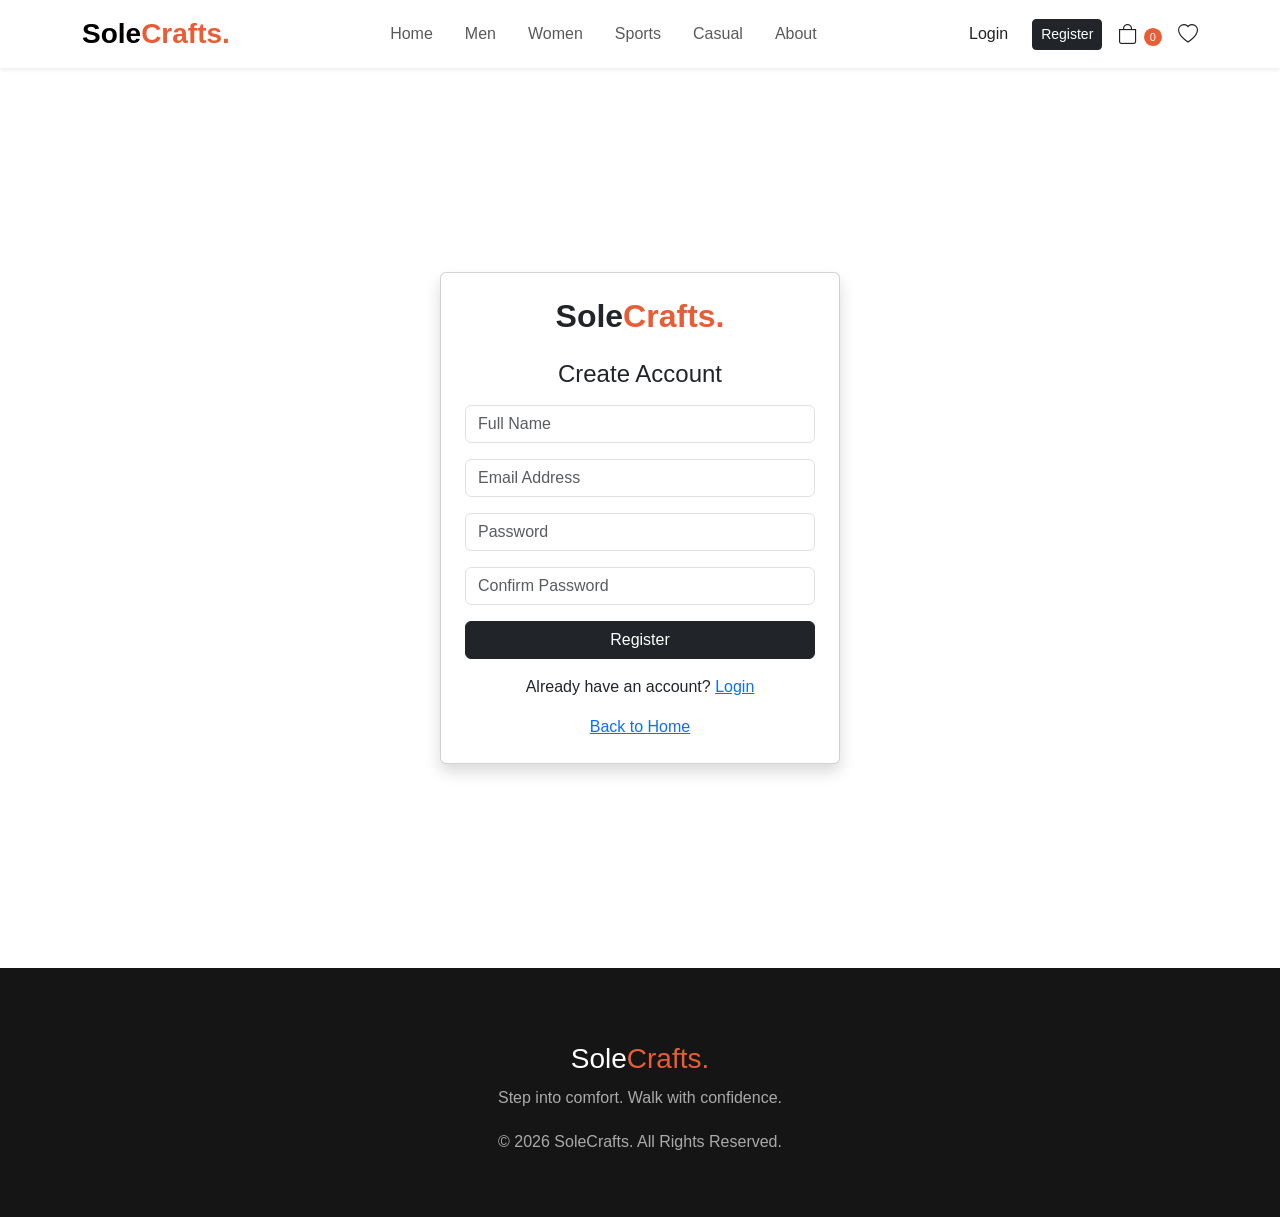
<file: register.html>
<!DOCTYPE html>
<html lang="en">
<head>
    <meta charset="UTF-8">
    <meta name="viewport" content="width=device-width, initial-scale=1">

    <title>Register | SoleCrafts</title>
    
    <link rel="stylesheet" href="https://cdn.jsdelivr.net/npm/bootstrap-icons@1.11.3/font/bootstrap-icons.min.css">
    <link href="https://cdn.jsdelivr.net/npm/bootstrap@5.3.3/dist/css/bootstrap.min.css" rel="stylesheet">
    <link rel="stylesheet" href="css/style.css">
</head>

<body>


<!-- NAVBAR -->

<nav class="navbar navbar-expand-lg navbar-light bg-white sticky-top shadow-sm">
    <div class="container">

        <a class="navbar-brand fw-bold fs-3" href="index.html">
            Sole<span style="color:#e85d35">Crafts.</span>
        </a>

        <button class="navbar-toggler" type="button"
            data-bs-toggle="collapse" data-bs-target="#navMenu">
            <span class="navbar-toggler-icon"></span>
        </button>

        <div class="collapse navbar-collapse" id="navMenu">

            <ul class="navbar-nav mx-auto">
                <li class="nav-item">
                    <a class="nav-link" href="index.html">Home</a>
                </li>

                <li class="nav-item">
                    <a class="nav-link" href="categories/men.html">Men</a>
                </li>

                <li class="nav-item">
                    <a class="nav-link" href="categories/women.html">Women</a>
                </li>

                <li class="nav-item">
                    <a class="nav-link" href="categories/sports.html">Sports</a>
                </li>

                <li class="nav-item">
                    <a class="nav-link" href="categories/casual.html">Casual</a>
                </li>

                    <a class="nav-link" href="about.html">About</a>
            </ul>

            <div class="d-flex align-items-center gap-3">

                <a href="login.html" class="nav-link">Login</a>

                <a href="register.html" class="btn btn-dark btn-sm">
                    Register
                </a>
                <a href="cart.html" class="nav-icon">
                    <i class="bi bi-bag"></i>
                    <span id="cart-count">0</span>
                </a>
                
                <a href="wishlist.html" class="nav-icon active">
                    <i class="bi bi-heart"></i>
                </a>

                

            </div>
        </div>
    </div>
</nav>

<div class="container min-vh-100 d-flex justify-content-center align-items-center">

    <div class="card shadow p-4" style="max-width:400px;width:100%">

        <h2 class="text-center fw-bold">
            Sole<span style="color:#e85d35">Crafts.</span>
        </h2>

        <h4 class="text-center my-3">Create Account</h4>

        <form action="#" method="post">

            <input type="text" name="name"
                   class="form-control mb-3"
                   placeholder="Full Name" required>

            <input type="email" name="email"
                   class="form-control mb-3"
                   placeholder="Email Address" required>

            <input type="password" name="password"
                   class="form-control mb-3"
                   placeholder="Password" required>

            <input type="password" name="confirm_password"
                   class="form-control mb-3"
                   placeholder="Confirm Password" required>

            <button type="submit" class="btn btn-dark w-100">
                Register
            </button>

        </form>

        <p class="text-center mt-3">
            Already have an account?
            <a href="login.html">Login</a>
        </p>

        <a href="index.html" class="text-center">Back to Home</a>

    </div>

</div>
<!-- FOOTER -->
<footer>
    <div class="container text-center py-4">
        <h3>Sole<span>Crafts.</span></h3>
        <p>Step into comfort. Walk with confidence.</p>
        <p>© 2026 SoleCrafts. All Rights Reserved.</p>
    </div>
</footer>

</body>
</html>
</file>
<file: css/style.css>
* {
    margin: 0;
    padding: 0;
    box-sizing: border-box;
}

body {
    font-family: Arial, sans-serif;
    color: #222;
}

.navbar-brand span,
footer h3 span {
    color: #e85d35;
}

.nav-link {
    font-weight: 500;
    margin: 0 8px;
}

.nav-icon {
    color: #222;
    font-size: 20px;
    text-decoration: none;
}

#cart-count {
    font-size: 11px;
    background: #e85d35;
    color: white;
    padding: 3px 6px;
    border-radius: 50%;
}

.hero {
    background: #f5f3ef;
    padding: 70px 0;
    min-height: 480px;
}

.hero h1 {
    font-size: 55px;
    font-weight: 800;
    line-height: 1.15;
}

.hero h1 span {
    color: #e85d35;
}

.hero-text {
    color: #777;
    max-width: 450px;
    margin: 20px 0;
    line-height: 1.8;
}

.hero-img {
    max-height: 350px;
    object-fit: contain;
}

.shop-btn,
.add-btn {
    background: #e85d35;
    color: white;
    padding: 12px 25px;
    border-radius: 4px;
}

.shop-btn:hover,
.add-btn:hover {
    background: #222;
    color: white;
}

.section-heading {
    text-align: center;
}

.section-heading p {
    color: #e85d35;
    font-weight: bold;
    font-size: 13px;
    letter-spacing: 2px;
}

.section-heading h2 {
    font-weight: 800;
}

.category-card {
    text-align: center;
    background: #f6f5f2;
    padding: 15px;
    transition: 0.3s;
}

.category-card:hover {
    transform: translateY(-5px);
}

.category-card img {
    width: 100%;
    height: 180px;
    object-fit: cover;
}

.category-card h5 {
    margin-top: 15px;
    font-weight: bold;
}

.trending-section {
    background: #f8f8f8;
}

.product-card {
    background: white;
    transition: 0.3s;
}

.product-card:hover {
    transform: translateY(-7px);
}

.product-img {
    height: 220px;
    position: relative;
    background: #eee;
}

.product-img img {
    width: 100%;
    height: 100%;
    object-fit: cover;
}

.sale-tag {
    position: absolute;
    top: 12px;
    left: 12px;
    background: #e85d35;
    color: white;
    padding: 5px 10px;
    font-size: 11px;
    z-index: 1;
}

.product-info {
    padding: 18px;
}

.product-info p {
    color: #888;
    font-size: 13px;
}

.product-info h5 {
    font-weight: bold;
}

.product-info h6 {
    color: #e85d35;
    font-weight: bold;
}

.add-btn {
    width: 100%;
    margin-top: 10px;
}

.offer-section {
    background: #222;
    color: white;
    padding: 65px 0;
}

.offer-section p {
    color: #e85d35;
    letter-spacing: 3px;
}

.offer-section h2 {
    font-size: 45px;
    font-weight: 800;
}

.offer-btn {
    background: #e85d35;
    color: white;
    margin-top: 15px;
    padding: 12px 25px;
}

.offer-btn:hover {
    background: white;
    color: #222;
}

footer {
    background: #151515;
    color: white;
    padding: 50px 0 20px;
}

footer p {
    color: #aaa;
    line-height: 1.8;
}

footer a {
    color: #aaa;
    text-decoration: none;
}

footer a:hover {
    color: #e85d35;
}

.social-icons {
    display: flex;
    gap: 20px;
    font-size: 22px;
}

@media (max-width: 768px) {
    .hero {
        text-align: center;
    }

    .hero h1 {
        font-size: 38px;
    }

    .hero-text {
        margin: 20px auto;
    }

    .hero-img {
        margin-top: 30px;
    }
}
.category-link {
    text-decoration: none;
    color: #222;
}

.category-card span {
    color: #e85d35;
    font-size: 13px;
}
.category-banner {
    background: #f5f3ef;
    text-align: center;
    padding: 75px 20px;
}

.category-banner h1 {
    font-size: 42px;
    font-weight: 800;
}

.category-banner p {
    color: #777;
}

.auth-body {
    background: #f5f3ef;
    min-height: 100vh;
    display: flex;
    justify-content: center;
    align-items: center;
    padding: 30px 15px;
}

.auth-card {
    background: white;
    width: 100%;
    max-width: 450px;
    padding: 40px;
    border-radius: 12px;
    box-shadow: 0 5px 30px rgba(0,0,0,0.08);
}

.brand {
    display: block;
    text-align: center;
    font-size: 30px;
    font-weight: 800;
    color: #222;
    text-decoration: none;
    margin-bottom: 25px;
}

.brand span {
    color: #e85d35;
}

.auth-card h2 {
    text-align: center;
    font-weight: 800;
}

.auth-card > p {
    text-align: center;
    color: #777;
    margin-bottom: 25px;
}

.auth-card label {
    font-weight: 600;
    margin-bottom: 7px;
}

.auth-card .form-control {
    padding: 12px;
    border-radius: 5px;
}

.auth-card a {
    color: #e85d35;
    text-decoration: none;
}

.auth-btn {
    background: #e85d35;
    color: white;
    padding: 12px;
    font-weight: bold;
}

.auth-btn:hover {
    background: #222;
    color: white;
}

.back-home {
    display: block;
    text-align: center;
    margin-top: 20px;
}

/* CART PAGE */

.cart-item {
    background: #fff;
    border: 1px solid #eee;
    border-radius: 10px;
}

.cart-item img {
    width: 120px;
    height: 120px;
    object-fit: cover;
    border-radius: 8px;
}

.cart-item h5 {
    font-weight: 600;
}

.cart-item h6 {
    color: #e85d35;
    font-weight: bold;
}

.cart-summary {
    background: #fff;
    border: 1px solid #eee;
    border-radius: 10px;
    box-shadow: 0 4px 15px rgba(0,0,0,0.05);
}

.cart-summary h5:last-child {
    color: #e85d35;
}

@media (max-width: 576px) {
    .cart-item img {
        width: 100%;
        height: 200px;
    }
}
/* Hero Image Carousel */

#heroCarousel {
    max-width: 550px;
    margin: auto;
}

.hero-img {
    width: 100%;
    height: 420px;
    object-fit: cover;
    border-radius: 15px;
}

#heroCarousel .carousel-indicators {
    bottom: 10px;
}

#heroCarousel .carousel-control-prev,
#heroCarousel .carousel-control-next {
    width: 10%;
}
/* About Page Shoe Video */

.about-video {
    width: 100%;
    height: 400px;
    object-fit: cover;
    border-radius: 10px;
}
</file>
